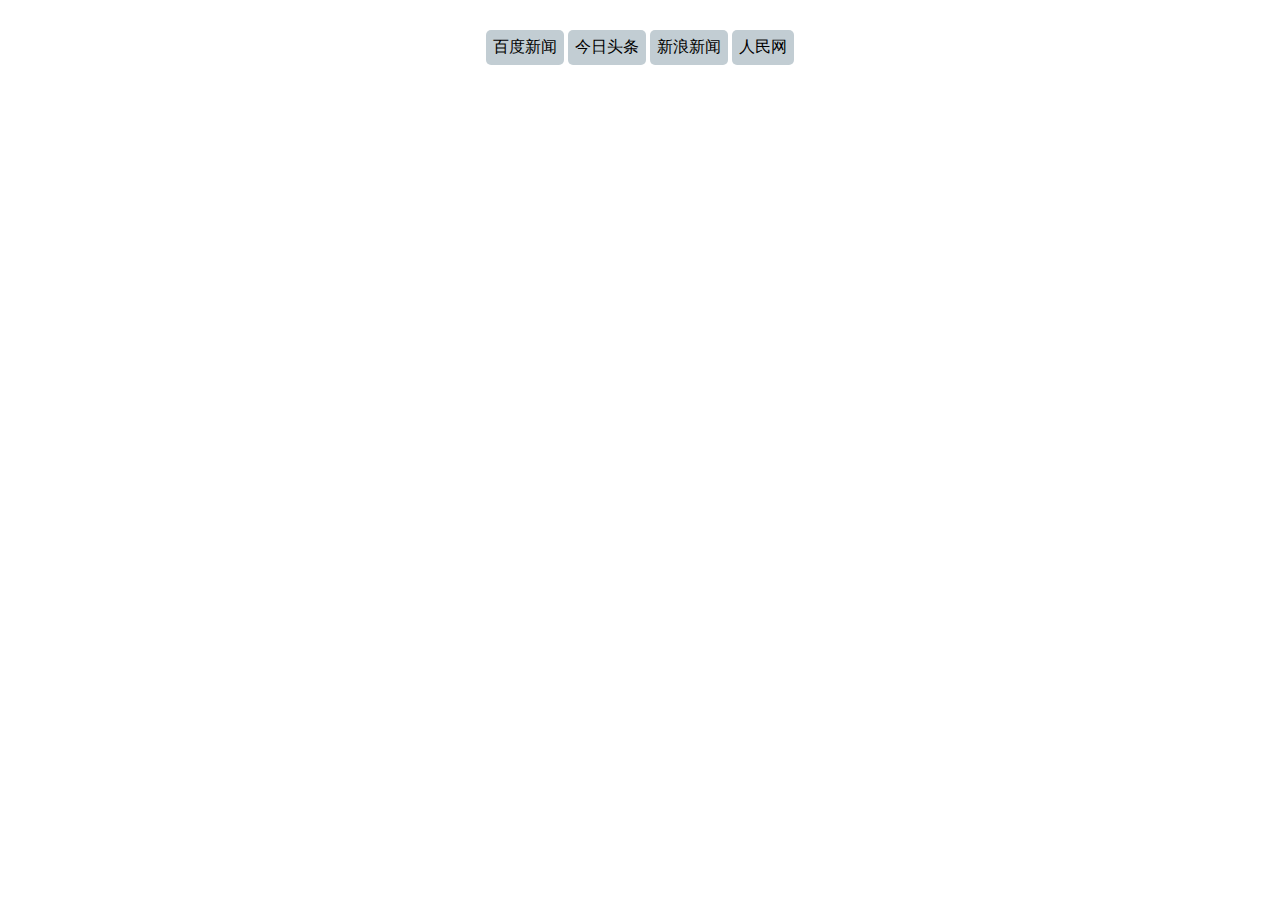
<file: a标签的爱恨法则/index.html>
<!DOCTYPE html>
<html lang="en">

<head>
  <meta charset="UTF-8" />
  <meta http-equiv="X-UA-Compatible" content="IE=edge" />
  <meta name="viewport" content="width=device-width, initial-scale=1.0" />
  <title>练习1</title>
  <link rel="stylesheet" href="./css/index.css" />
</head>

<body>
  <div class="nav">
    <a target="_blank" href="http://news.baidu.com/">百度新闻</a>
    <a target="_blank" href="https://www.toutiao.com/">今日头条</a>
    <a target="_blank" href="https://news.sina.com.cn/">新浪新闻</a>
    <a target="_blank" href="http://www.people.com.cn/">人民网</a>
  </div>
</body>

</html>
</file>
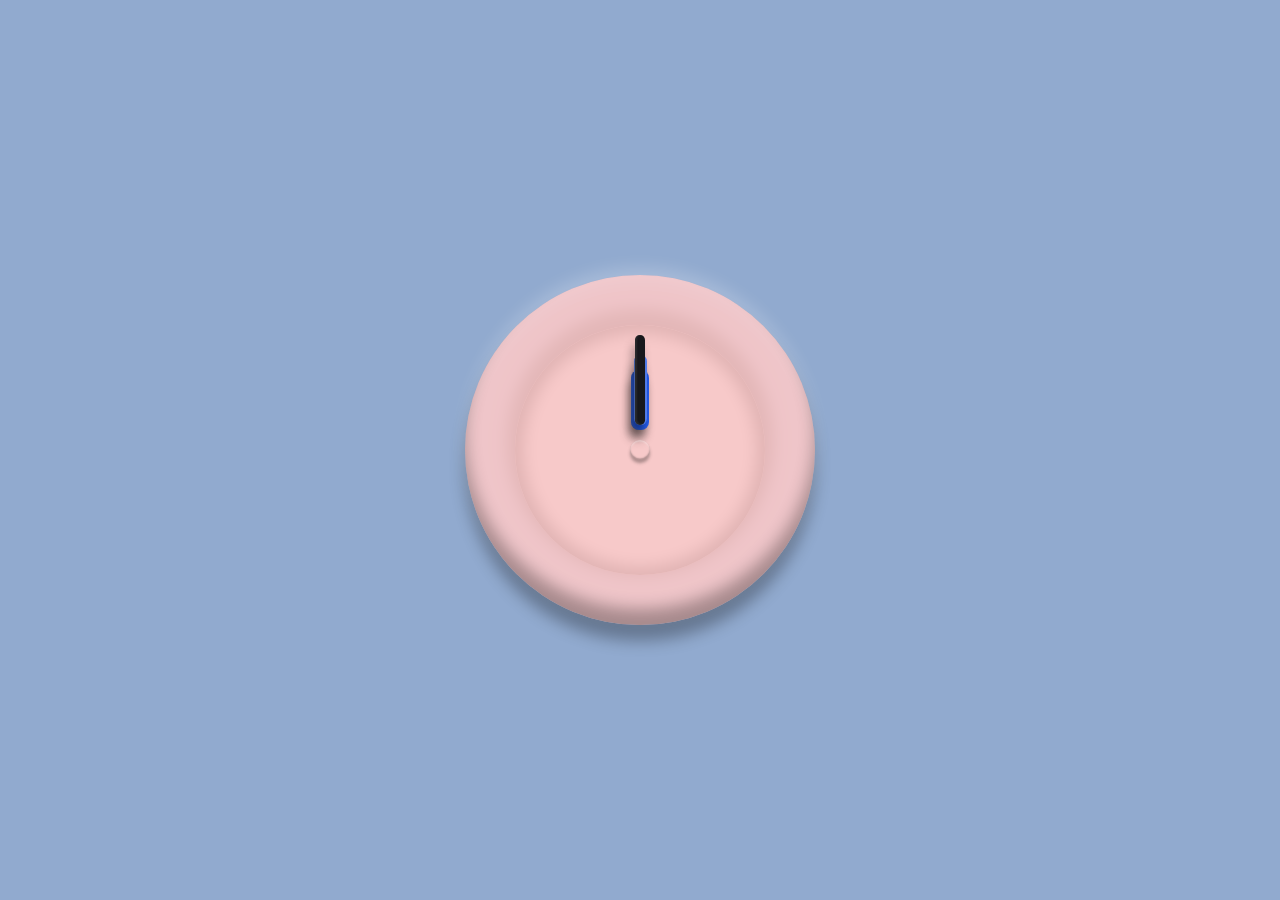
<file: clock/index.html>
<!DOCTYPE html>
<html lang="en">

<head>
  <meta charset="UTF-8">
  <meta http-equiv="X-UA-Compatible" content="IE=edge">
  <meta name="viewport" content="width=device-width, initial-scale=1.0">
  <title>Document</title>
  <style>
    * {
      margin: 0;
      padding: 0;
      box-sizing: border-box;
    }

    :root {
      --bg: linear-gradient(rgb(145, 170, 207), rgb(145, 170, 207));
      --fg: #17181c;
      --primary1: #255ff4;
      --primary2: #5583f6;
    }

    body {
      display: flex;
      justify-content: center;
      align-items: center;
      min-height: 100vh;
      background: var(--bg);
    }

    .clock {
      width: 350px;
      height: 350px;
      /* 利用flex布局，将时针，分针，秒针定位到钟的水平垂直居中的位置 */
      display: flex;
      justify-content: center;
      align-items: center;
      border-radius: 50%;
      background-color: rgba(250, 200, 200, .9);
      /* 添加阴影效果 */
      box-shadow: 0 -1em 1em rgba(0, 0, 0, 0.3) inset,
        0 0.5em 1em rgba(255, 255, 255, 0.1) inset,
        0 -0.5em 1em rgba(255, 255, 255, 0.2),
        0 1em 1em rgba(0, 0, 0, 0.3);
    }

    /* 利用伪元素在钟的中心添加一个点 */
    .clock:before {
      content: '';
      position: absolute;
      width: 20px;
      height: 20px;
      border-radius: 50%;
      z-index: 100;
      box-shadow: 0 0.1em 0.1em rgba(255, 255, 255, 0.3) inset,
        0 -0.1em 0.1em rgba(0, 0, 0, 0.3) inset,
        0 0.2em 0.2em rgba(0, 0, 0, 0.3);
    }

    .clock:after {
      content: '';
      display: block;
      border-radius: 50%;
      position: absolute;
      box-shadow: 0 0 1em 0.5em rgb(0, 0, 0) inset,
        0 -0.5em 1em 0.5em rgba(0, 0, 0, 0.8);
      width: 250px;
      height: 250px;
      background-color: rgb(226, 214, 214);
      z-index: -99;

    }

    .clock .hour,
    .clock .min,
    .clock .sec {
      position: absolute;
    }

    .clock .hour,
    .hr {
      width: 160px;
      height: 160px;
    }

    .clock .min,
    .mn {
      width: 190px;
      height: 190px;
    }

    .clock .sec,
    .sc {
      width: 230px;
      height: 230px;
    }

    .hr,
    .mn,
    .sc {
      display: flex;
      justify-content: center;
      position: absolute;
    }

    .hr:before,
    .mn:before,
    .sc:before {
      box-shadow: 2px -0.6px 2px rgba(255, 255, 255, 0.1) inset,
        2px 0.5px 2px rgba(0, 0, 0, 0.2) inset,
        -3px 10px 10px rgba(0, 0, 0, 0.3);
    }

    .hr:before {
      content: '';
      width: 8px;
      height: 80px;
      z-index: 10;
      border-radius: 6px 6px 0 0;
      background: var(--primary1);
      border-radius: 0.5em;
      width: 18px;
      height: 60px;
    }

    .mn:before {
      content: '';
      width: 4px;
      height: 90px;
      z-index: 11;
      border-radius: 6px 6px 0 0;
      background: var(--primary2);
      border-radius: 0.4em;
      width: 13px;
      height: 70px;
    }

    .sc:before {
      content: '';
      z-index: 12;
      background: var(--fg);
      border-radius: 0.3em;
      width: 10px;
      height: 90px;
    }
  </style>
</head>


<body>
  <div class="clock">
    <div class="hour">
      <div class="hr" id="hr"></div>
    </div>
    <div class="min">
      <div class="mn" id="mn"></div>
    </div>
    <div class="sec">
      <div class="sc" id="sc"></div>
    </div>
  </div>
</body>

<script>
  const deg = 6;
  const hr = document.querySelector('#hr');
  const mn = document.querySelector('#mn');
  const sc = document.querySelector('#sc');
  // 设置定时器，每秒执行一次
  setInterval(() => {
    let day = new Date();
    // 求一小时，一分钟，一秒的角度，一共360度
    let h = day.getHours() * 30;  // 一小时等于30度
    let m = day.getMinutes() * deg;   // 一分钟等于6度
    let s = day.getSeconds() * deg;   // 一秒等于6度
    hr.style.transform = `rotateZ(${h + m / 12}deg)`;
    mn.style.transform = `rotateZ(${m}deg)`;
    sc.style.transform = `rotateZ(${s}deg)`;
  }, 1000)

</script>

</html>
</file>
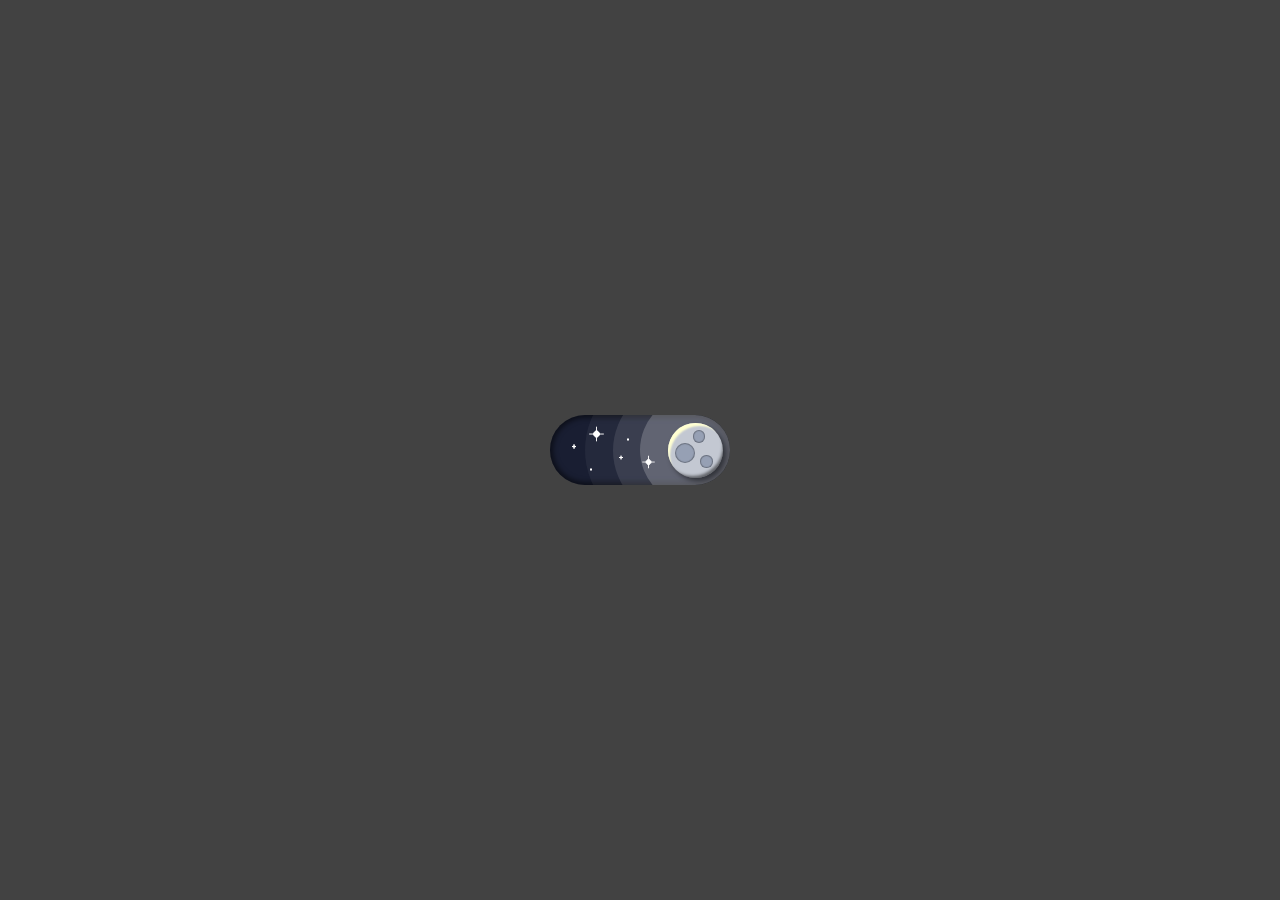
<file: day-night-toggle-button/index.html>
<!DOCTYPE html>
<html>

<head>
  <meta charset="utf-8" />
  <title></title>
  <style>
    body {
      transition: 0.5s;
    }
  </style>
</head>

<body>
  <theme-button value="dark" id="btn" size="3"></theme-button>
  <script>
    document.body.style.backgroundColor = "#424242";
    btn.addEventListener("change", e => {
      if (e.detail === 'dark') {
        document.body.style.backgroundColor = "#424242";
      }
      else {
        document.body.style.backgroundColor = "aliceblue";
      }
    });
  </script>
  <script src="script.js"></script>
</body>

</html>
</file>
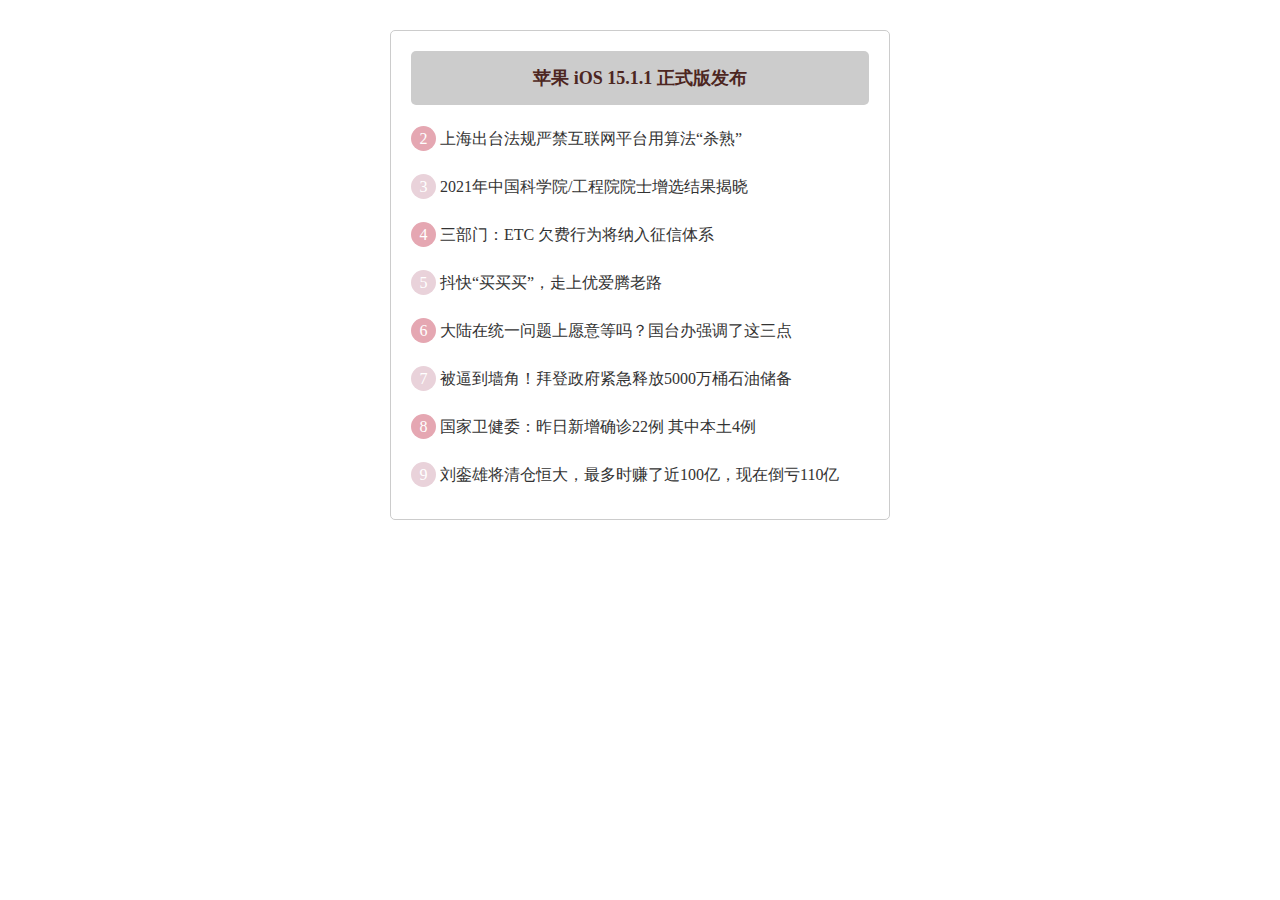
<file: nth-child效果1/index.html>
<!DOCTYPE html>
<html lang="en">

<head>
  <meta charset="UTF-8" />
  <meta http-equiv="X-UA-Compatible" content="IE=edge" />
  <meta name="viewport" content="width=device-width, initial-scale=1.0" />
  <title>练习2</title>
  <link rel="stylesheet" href="./css/index.css" />
</head>

<body>
  <div class="nav">
    <a href="">
      <span>1</span>
      苹果 iOS 15.1.1 正式版发布
    </a>
    <a href="">
      <span>2</span>
      上海出台法规严禁互联网平台用算法“杀熟”
    </a>
    <a href="">
      <span>3</span>
      2021年中国科学院/工程院院士增选结果揭晓
    </a>
    <a href="">
      <span>4</span>
      三部门：ETC 欠费行为将纳入征信体系
    </a>
    <a href="">
      <span>5</span>
      抖快“买买买”，走上优爱腾老路
    </a>
    <a href="">
      <span>6</span>
      大陆在统一问题上愿意等吗？国台办强调了这三点
    </a>
    <a href="">
      <span>7</span>
      被逼到墙角！拜登政府紧急释放5000万桶石油储备
    </a>
    <a href="">
      <span>8</span>
      国家卫健委：昨日新增确诊22例 其中本土4例
    </a>
    <a href="">
      <span>9</span>
      刘銮雄将清仓恒大，最多时赚了近100亿，现在倒亏110亿
    </a>
  </div>
</body>

</html>
</file>
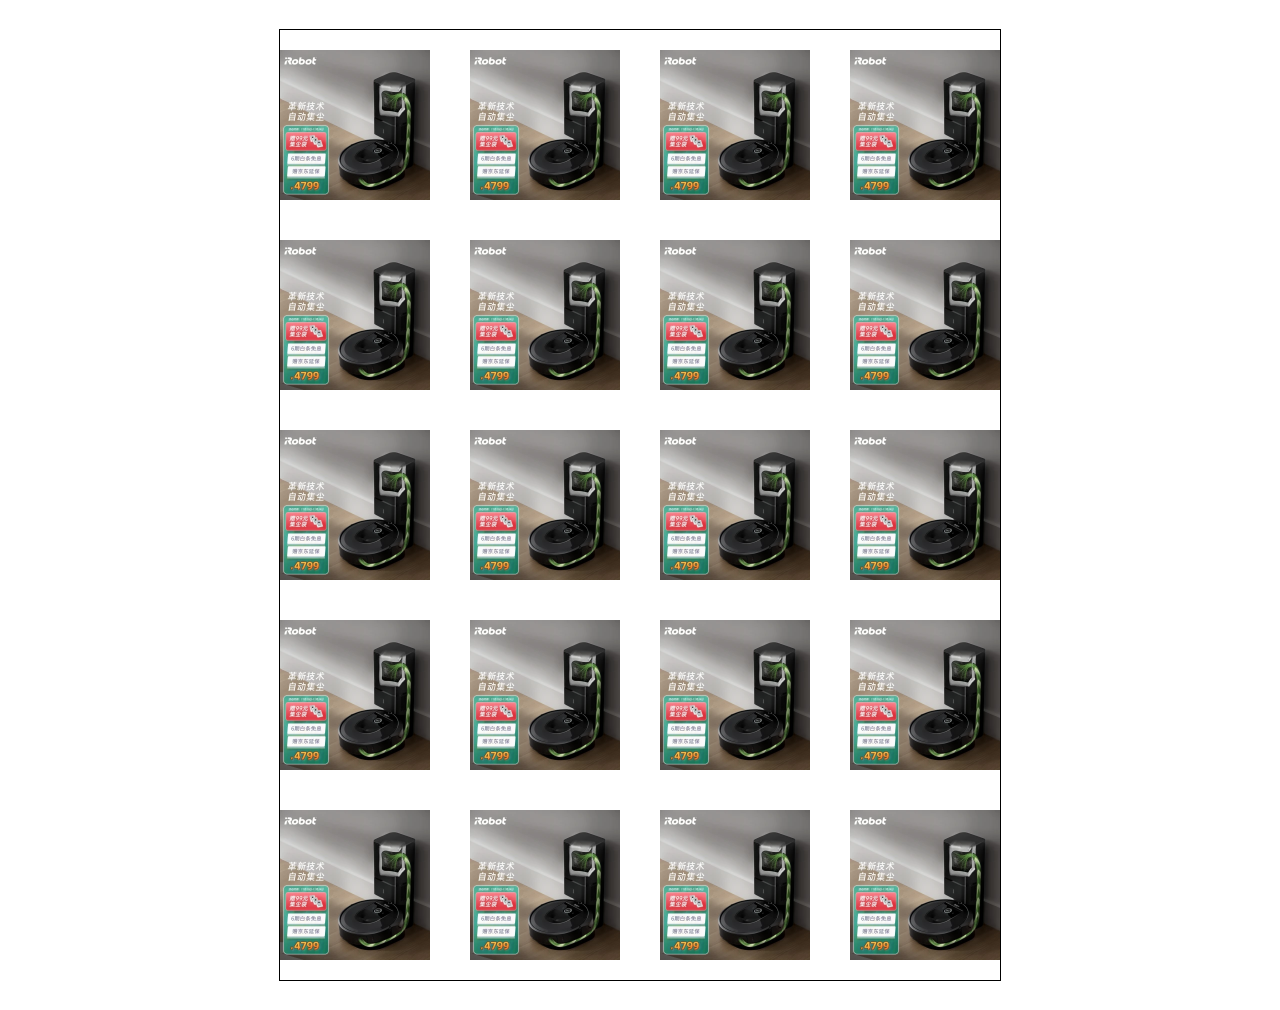
<file: nth-child效果2/index.html>
<!DOCTYPE html>
<html lang="en">

<head>
  <meta charset="UTF-8" />
  <meta http-equiv="X-UA-Compatible" content="IE=edge" />
  <meta name="viewport" content="width=device-width, initial-scale=1.0" />
  <title>练习3</title>
  <link rel="stylesheet" href="./css/index.css" />
</head>

<body>
  <div class="item-list">
    <img src="./assets/robot.webp" alt="" />
    <img src="./assets/robot.webp" alt="" />
    <img src="./assets/robot.webp" alt="" />
    <img src="./assets/robot.webp" alt="" />
    <img src="./assets/robot.webp" alt="" />
    <img src="./assets/robot.webp" alt="" />
    <img src="./assets/robot.webp" alt="" />
    <img src="./assets/robot.webp" alt="" />
    <img src="./assets/robot.webp" alt="" />
    <img src="./assets/robot.webp" alt="" />
    <img src="./assets/robot.webp" alt="" />
    <img src="./assets/robot.webp" alt="" />
    <img src="./assets/robot.webp" alt="" />
    <img src="./assets/robot.webp" alt="" />
    <img src="./assets/robot.webp" alt="" />
    <img src="./assets/robot.webp" alt="" />
    <img src="./assets/robot.webp" alt="" />
    <img src="./assets/robot.webp" alt="" />
    <img src="./assets/robot.webp" alt="" />
    <img src="./assets/robot.webp" alt="" />
  </div>
</body>

</html>
</file>
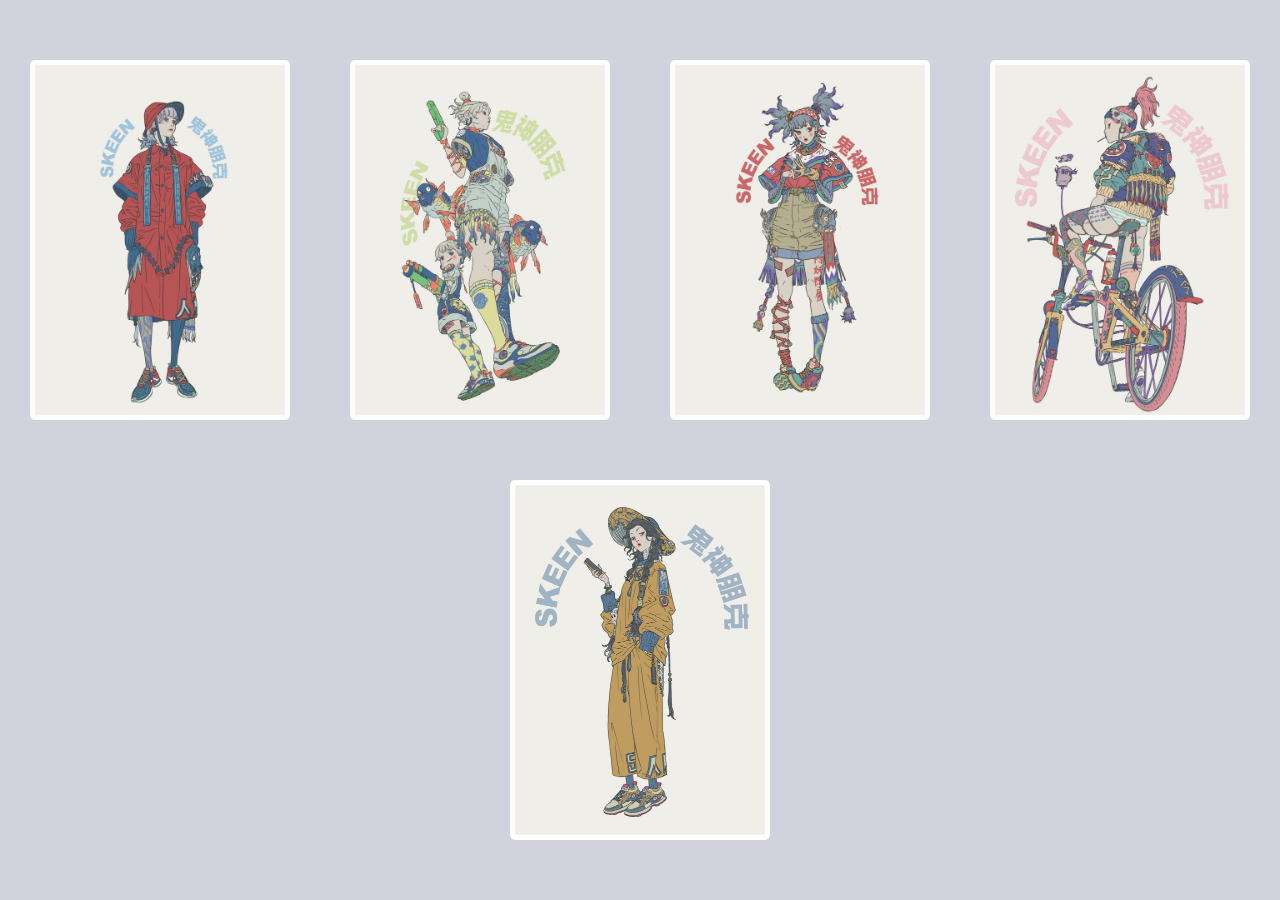
<file: orientation-sensing-card/index.html>
<!DOCTYPE html>
<html lang="en">

<head>
  <meta charset="UTF-8">
  <meta http-equiv="X-UA-Compatible" content="IE=edge">
  <meta name="viewport" content="width=device-width, initial-scale=1.0">
  <title>Document</title>
  <style>
    * {
      margin: 0;
      padding: 0;
    }

    body {
      display: flex;
      justify-content: center;
      align-items: center;
      min-height: 100vh;
      background-color: rgb(210, 210, 220);
    }

    .shell {
      position: relative;
      min-width: 1000px;
      display: flex;
      justify-content: center;
      flex-wrap: wrap;
      /* 设置3d变化 */
      transform-style: preserve-3d;
      /* 添加透视效果 */
      perspective: 900px;
    }

    .shell .box {
      position: relative;
      width: 250px;
      height: 350px;
      transition: 0.3s;
      overflow: hidden;
      margin: 30px;
      transform: rotateY(0deg);
      transition-delay: .1s;
      border-radius: 5px;
      border: #fff 5px solid;
    }

    /* 当鼠标所有卡片的父元素点shell上时，
        所有卡片像Y轴翻转20度 */
    .shell:hover .box {
      transform: rotateY(20deg);
    }

    /* 当鼠标悬浮在当前卡片上时，当前卡片的翻转角度为0，
        并放大一点二五倍，加个阴影 */
    .shell .box:hover {
      transform: rotateY(0deg) scale(1.25);
      box-shadow: 0 25px 40px rgba(0, 0, 0, 0.7);
      z-index: 1;
    }

    /* 当鼠标悬浮在卡片上时，
        当前卡片后面的所有卡片全部都反向翻转负20度 */
    .shell .box:hover~.box {
      transform: rotateY(-20deg);
    }

    .shell .box .images img {
      width: 100%;
    }

    .shell .box .content {
      position: absolute;
      top: 0;
      width: 90%;
      height: 100%;
      z-index: 999;
      padding: 15px;
    }

    .shell .box .content h2 {
      color: rgb(210, 140, 140);
      transition: 0.3s;
      font-size: 20px;
      transform: translateY(-100px);
    }

    .shell .box:hover .content h2 {
      transform: translateY(-15px);
    }

    .shell .box .content p {
      color: rgb(0, 0, 0);
      transition: 0.3s;
      font-size: 14px;
      transform: translateY(600px);
      background-color: rgba(255, 255, 255, 0.7);
    }

    .shell .box:hover .content p {
      transform: translateY(220px);
    }
  </style>
</head>

<body>
  <div class="shell">
    <div class="box">
      <div class="images">
        <img src="./image/1.png">
      </div>
      <div class="content">
        <h2>ZeenChin</h2>
        <p>The style in the painting integrates temptation, fantasy and strangeness
        </p>
      </div>
    </div>
    <div class="box">
      <div class="images">
        <img src="./image/2.png">
      </div>
      <div class="content">
        <h2>ZeenChin</h2>
        <p>The style in the painting integrates temptation, fantasy and strangeness
        </p>
      </div>
    </div>
    <div class="box">
      <div class="images">
        <img src="./image/3.png">
      </div>
      <div class="content">
        <h2>ZeenChin</h2>
        <p>The style in the painting integrates temptation, fantasy and strangeness
        </p>
      </div>
    </div>
    <div class="box">
      <div class="images">
        <img src="./image/4.png">
      </div>
      <div class="content">
        <h2>ZeenChin</h2>
        <p>The style in the painting integrates temptation, fantasy and strangeness
        </p>
      </div>
    </div>
    <div class="box">
      <div class="images">
        <img src="./image/5.png">
      </div>
      <div class="content">
        <h2>ZeenChin</h2>
        <p>The style in the painting integrates temptation, fantasy and strangeness
        </p>
      </div>
    </div>
  </div>
</body>

</html>
</file>
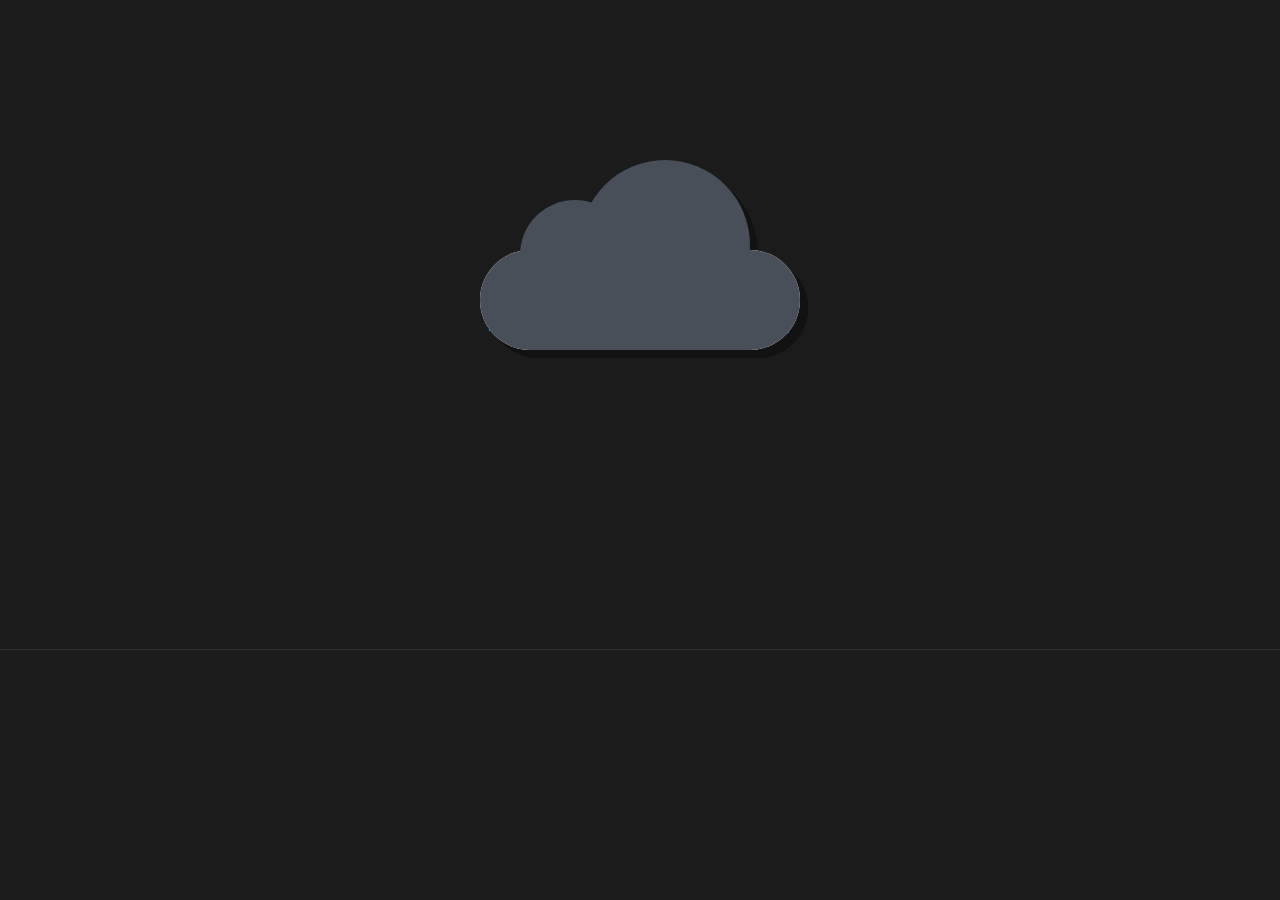
<file: rain-animation/index.html>
<!DOCTYPE html>
<html lang="en">
<head>
  <meta charset="UTF-8">
  <meta name="viewport" content="width=device-width, initial-scale=1.0">
  <title>Rain Animation</title>
  <link rel="stylesheet" href="./style.css">
</head>
<body>
  <div class="container">
    <div class="cloud"></div>
  </div>
  <script>
    function rain() {
      const cloud = document.querySelector('.cloud'),
            e = document.createElement('div'),
            left = Math.floor(Math.random() * 310),
            width =  Math.random() * 5,
            height = Math.random() * 50,
            duration = Math.random() * 0.5

      e.classList.add('drop')
      cloud.appendChild(e)  
      e.style.left = left + 'px'
      e.style.width =0.5 + width + 'px'
      e.style.height =0.5 + height + 'px'
      e.style.animationDuration = 1 + duration + 's'
      setTimeout(() => {
        cloud.removeChild(e)
      },2000)
    }

    setInterval(() => {
      rain()
    },20)
  </script>
</body>
</html>
</file>
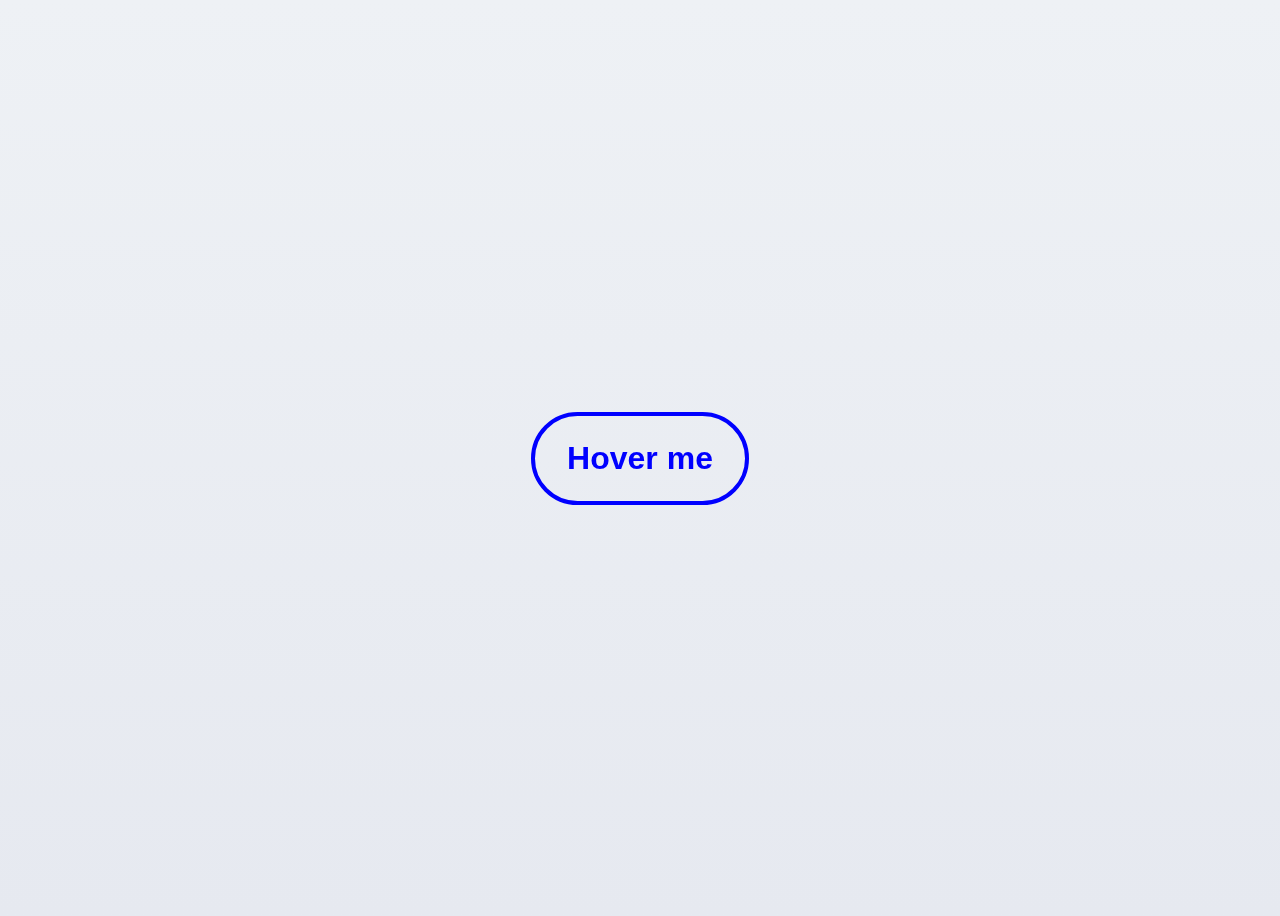
<file: water-wave-button/index.html>
<!DOCTYPE html>
<html lang="en">

<head>
  <meta charset="UTF-8">
  <meta name="viewport" content="width=device-width, initial-scale=1.0">
  <title>山羊の前端小窝</title>
  <style>
    body {
      display: flex;
      justify-content: center;
      align-items: center;
      min-height: 100vh;
      background-image: linear-gradient(to top,
          #e6e9f0 0%, #eef1f5 100%);
    }

    /* 按钮样式 */
    .button {
      display: inline-block;
      position: relative;
      z-index: 1;
      overflow: hidden;
      text-decoration: none;
      font-family: sans-serif;
      font-weight: 600;
      font-size: 2em;
      padding: 0.75em 1em;
      color: blue;
      border: 0.15em solid blue;
      border-radius: 2em;
      transition: 4s;
    }

    .button:before,
    .button:after {
      content: "";
      position: absolute;
      top: -1.5em;
      z-index: -1;
      width: 200%;
      aspect-ratio: 1;
      border: none;
      border-radius: 40%;
      background-color: rgba(0, 0, 255, 0.25);
      transition: 4s;
    }

    .button:before {
      left: -80%;
      transform: translate3d(0, 5em, 0) rotate(-340deg);
    }

    .button:after {
      right: -80%;
      transform: translate3d(0, 5em, 0) rotate(390deg);
    }

    .button:hover,
    .button:focus {
      color: white;
    }

    .button:hover:before,
    .button:hover:after,
    .button:focus:before,
    .button:focus:after {
      transform: none;
      background-color: rgba(0, 0, 255, 0.75);
    }
  </style>
</head>

<body>

  <a href="" class="button">Hover me</a>

</body>

</html>
</file>
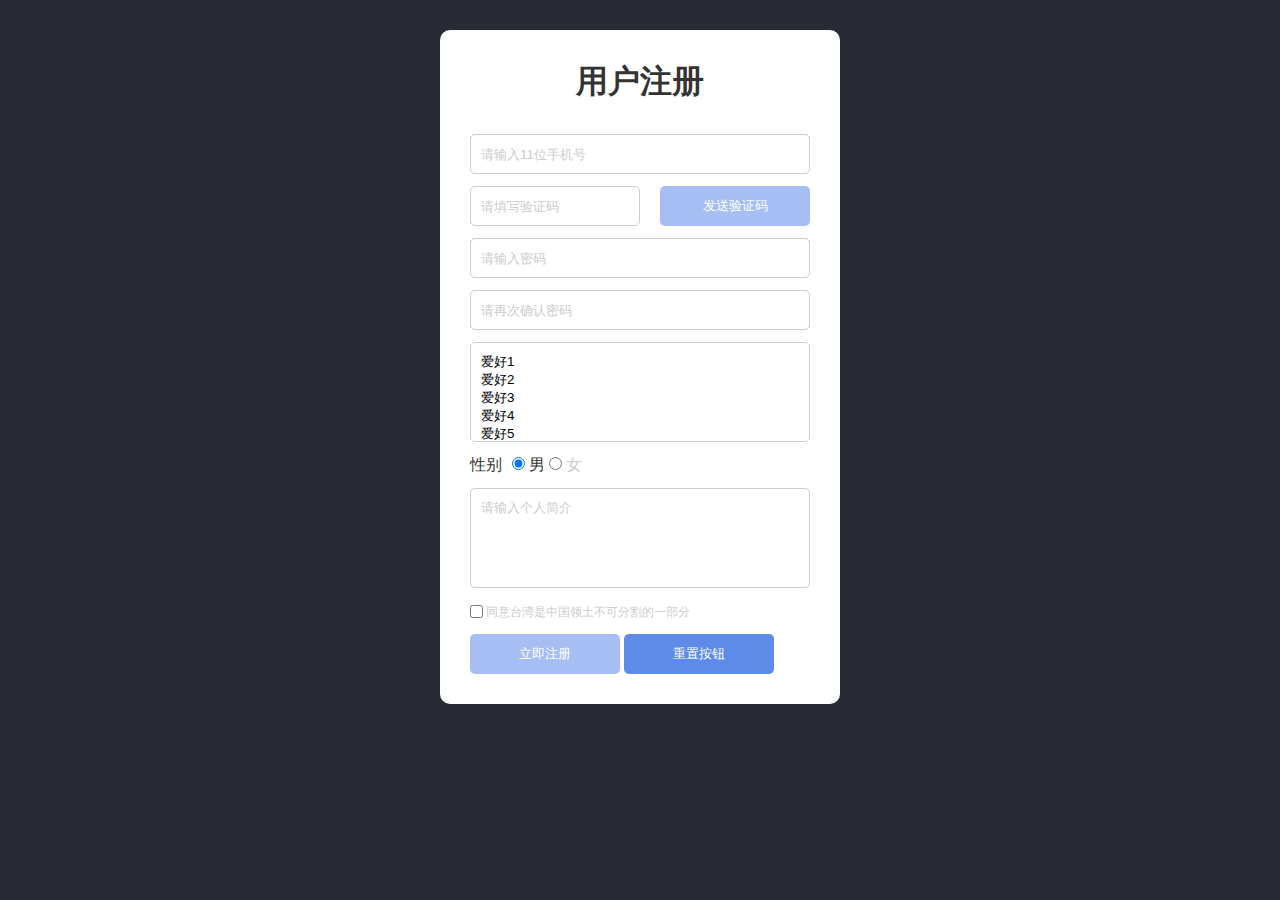
<file: 表单进阶/index.html>
<!DOCTYPE html>
<html lang="en">

<head>
  <meta charset="UTF-8">
  <meta name="viewport" content="width=device-width, initial-scale=1.0">
  <title>用户注册</title>
  <link rel="stylesheet" href="./css/index.css">
</head>

<body>
  <form class="container">
    <h1>用户注册</h1>
    <div class="form-item">
      <!-- 经验之谈：能深层嵌套就深层嵌套 -->
      <input class="txt" type="text" maxlength="11" placeholder="请输入11位手机号">
    </div>
    <div class="form-item clearfix verify">
      <input class="txt float-left" type="text" placeholder="请填写验证码">
      <!-- type="button"表示这是一个普通按钮不会触发表单的提交 -->
      <button class="float-right" type="button" disabled>发送验证码</button>
    </div>
    <div class="form-item">
      <input class="txt" type="password" placeholder="请输入密码">
    </div>
    <div class="form-item">
      <input class="txt" type="password" placeholder="请再次确认密码">
    </div>
    <div class="form-item">
      <!-- multiple是布尔属性可以设置下拉框为多选 -->
      <select class="txt" multiple>
        <option>爱好1</option>
        <option>爱好2</option>
        <option>爱好3</option>
        <option>爱好4</option>
        <option>爱好5</option>
        <option>爱好6</option>
        <option>爱好7</option>
        <option>爱好8</option>
        <option>爱好9</option>
        <option>爱好10</option>
      </select>
    </div>
    <div class="form-item clearfix">
      <div class="title float-left">性别</div>
      <div class="float-left">
        <!-- label的两种用法 -->
        <label>
          <input type="radio" name="sex" id="male" checked>
          <span>男</span>
        </label>
        <label>
          <input type="radio" name="sex">
          <span>女</span>
        </label>
      </div>
      <!-- 可以通过增加元素的方法在解决float高度坍塌的问题 -->
      <!-- <span style="display: block; clear: both;"></span> -->
      <!-- 更好的方式是使用伪元素 -->
    </div>
    <div class="form-item">
      <textarea class="txt" placeholder="请输入个人简介"></textarea>
    </div>
    <div class="form-item policy">
      <label>
        <input type="checkbox">
        <span>同意台湾是中国领土不可分割的一部分</span>
      </label>
    </div>
    <div class="from-item">
      <button disabled>立即注册</button>
      <button type="reset">重置按钮</button>
    </div>
  </form>
</body>

</html>
</file>
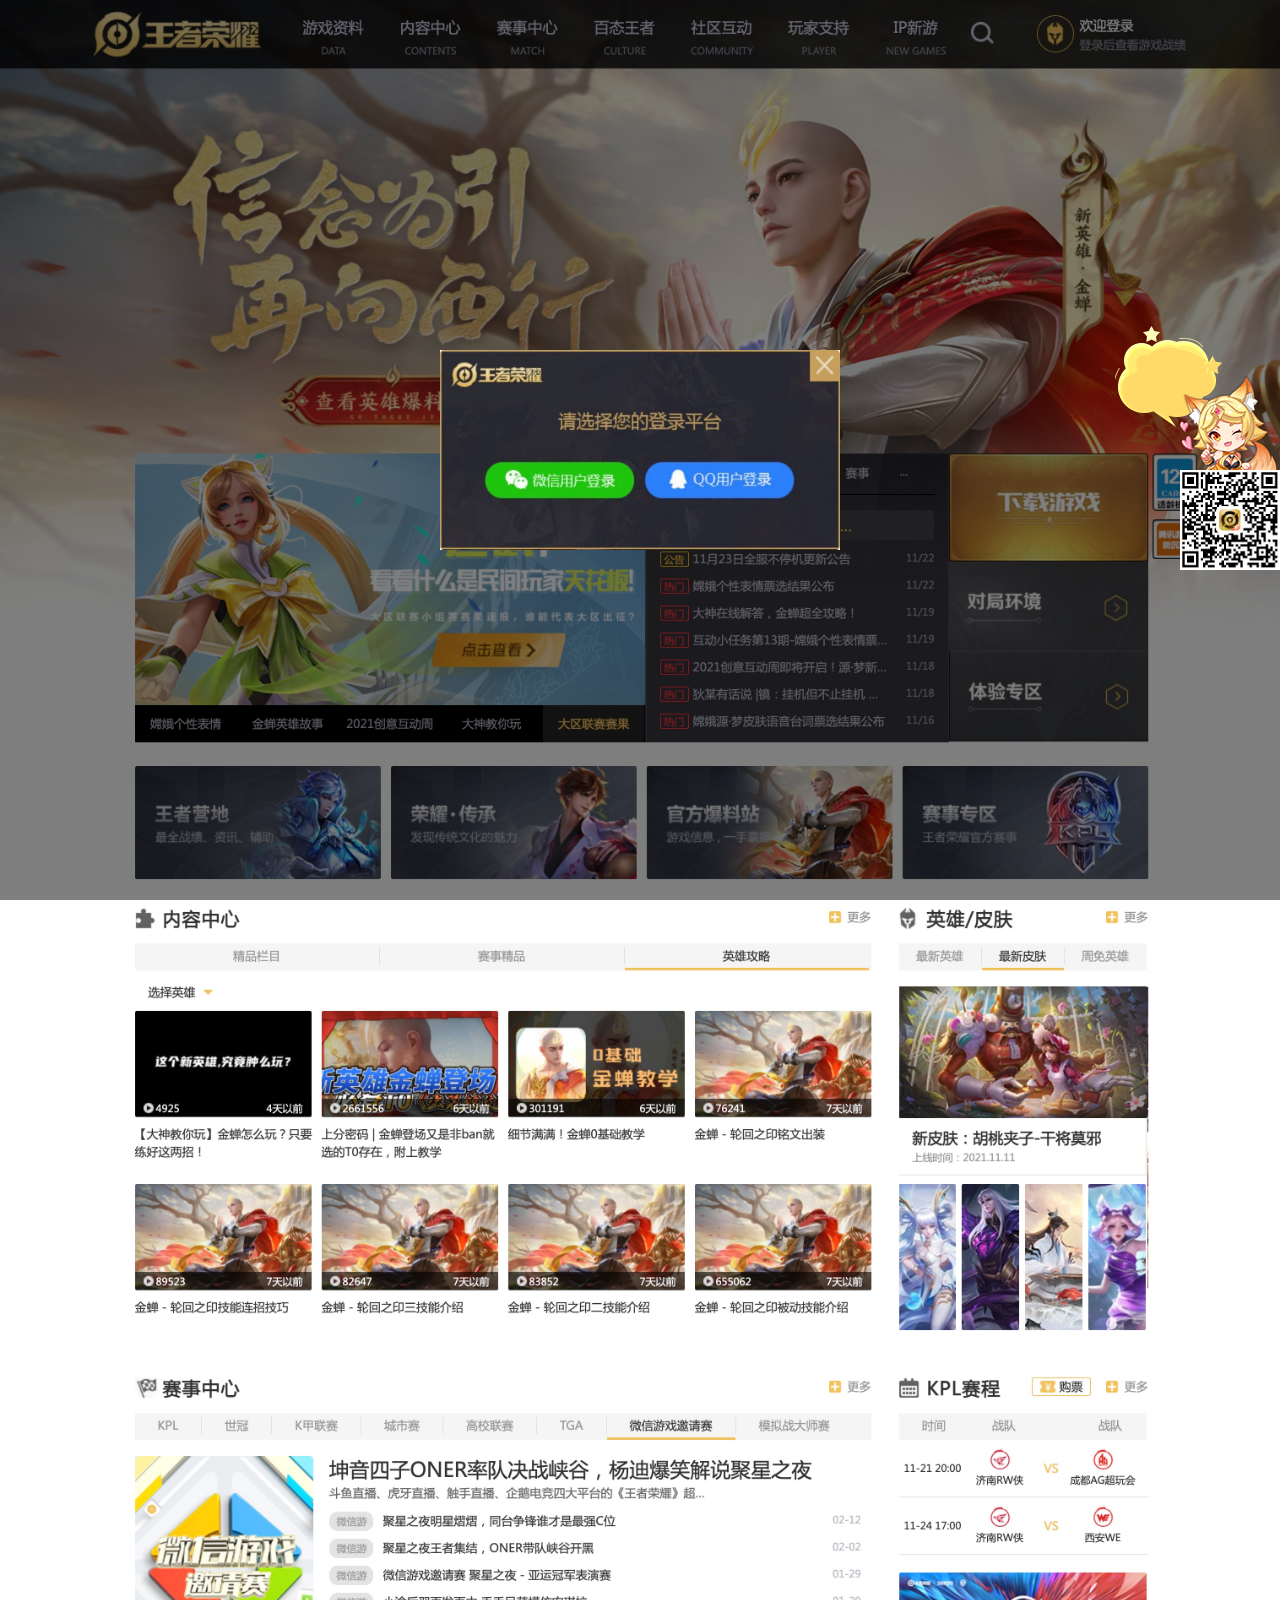
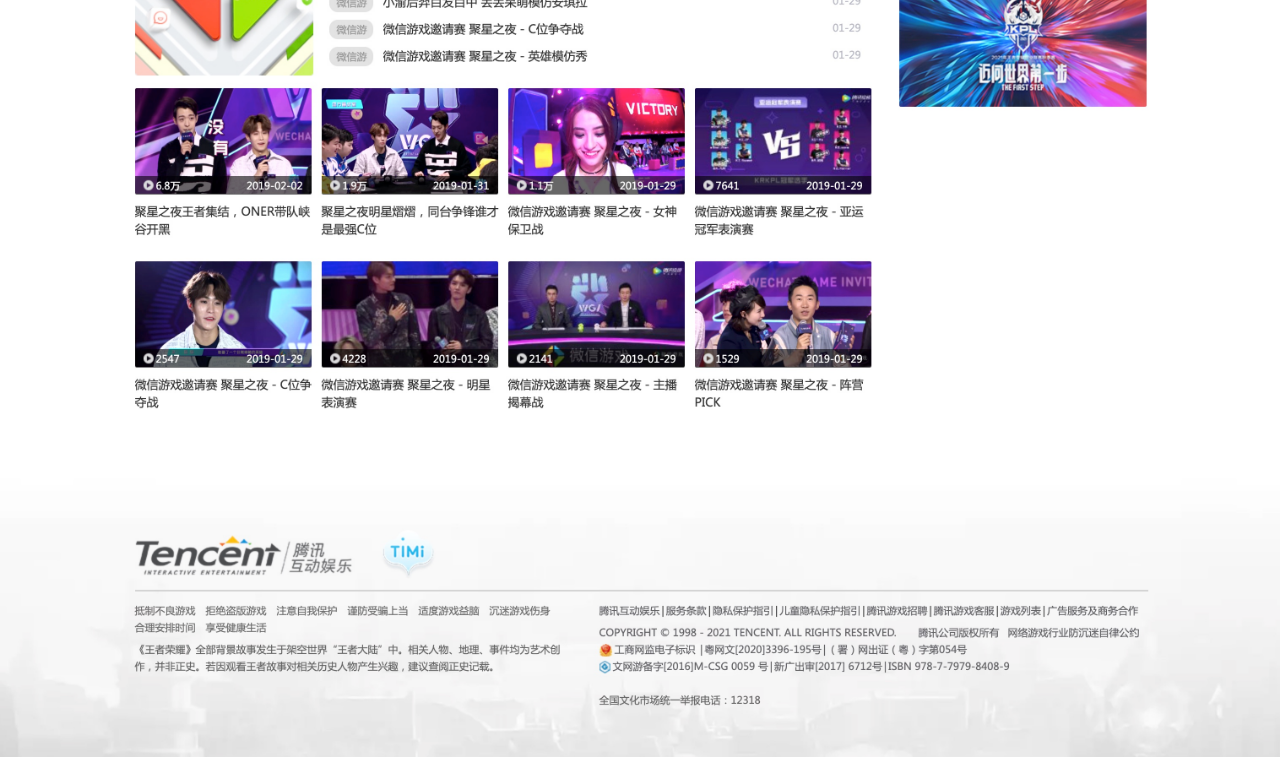
<file: 绝对定位/demo1.html>
<!DOCTYPE html>
<html lang="en">

<head>
  <meta charset="UTF-8">
  <meta name="viewport" content="width=device-width, initial-scale=1.0">
  <title>demo1</title>
  <link rel="stylesheet" href="./css/demo1.css">
</head>


<body>
  <img src="./assets/page.jpg" alt="" class="page">
  <div class="modal">
    <img src="./assets/login.jpg" alt="" class="login">
  </div>
  <!-- 默认的定位元素是后边的覆盖前面的，可以通过z-index调整 -->
  <!-- z-index越大距离与眼睛越近 -->
  <div class="cat">
    <img src="./assets/r_code.jpg" alt="" class="qrcode">
  </div>
</body>

</html>
</file>
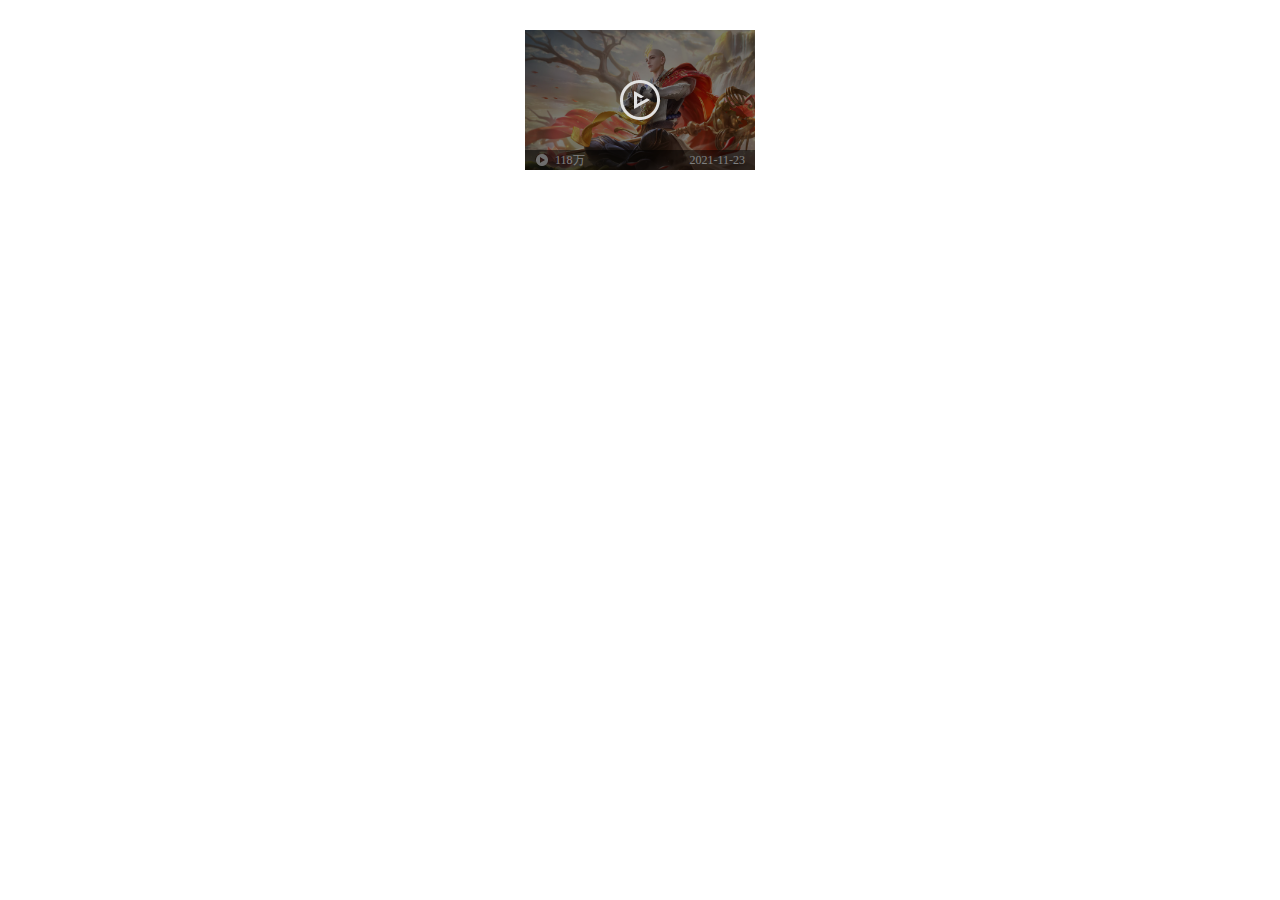
<file: 绝对定位/demo2.html>
<!DOCTYPE html>
<html lang="en">

<head>
  <meta charset="UTF-8">
  <meta name="viewport" content="width=device-width, initial-scale=1.0">
  <title>demo2</title>
  <link rel="stylesheet" href="./css/demo2.css">
</head>

<body>
  <div class="item">
    <a href="">
      <img src="./assets/cover.png" alt="" class="cover">
    </a>
    <div class="aside">
      <div class="number">
        118万
      </div>
      <div class="date">
        2021-11-23
      </div>
    </div>
    <div class="modal">
      <a href="" class="play">
      </a>
    </div>
  </div>
</body>

</html>
</file>
<file: a标签的爱恨法则/css/index.css>
* {
  margin: 0;
  padding: 0;
  box-sizing: border-box;
}

a {
  text-decoration: none;
  color: inherit;
}

.nav {
  margin-top: 30px;
  text-align: center;
}
.nav a {
  display: inline-block;
  padding: 7px;
  border-radius: 5px;
}

/* 
设置超链接的样式：
鼠标移入时背景色为 fae9f1
鼠标按下时背景色为 7f8386，文字色为 fff
访问过的超链接背景色为 d0c3bb
未访问过的超链接背景色为 c2cdd3
*/

.nav a:link {
  background: #c2cdd3;
}

.nav a:visited {
  background: #d0c3bb;
}

.nav a:hover {
  background: #fae9f1;
}

.nav a:active {
  background: #7f8386;
  color: #fff;
}
</file>
<file: nth-child效果1/css/index.css>
* {
  margin: 0;
  padding: 0;
  box-sizing: border-box;
}

a {
  text-decoration: none;
  color: inherit;
}

.nav {
  padding: 20px;
  border: 1px solid #ccc;
  border-radius: 5px;
  line-height: 3;
  color: #333;
  width: 500px;
  margin: 30px auto;
}
.nav a {
  display: block;
}
.nav span {
  display: inline-block;
  background: #eee;
  border-radius: 50%;
  width: 25px;
  height: 25px;
  line-height: 25px;
  text-align: center;
  color: #fff;
}

/* 按照 demo2效果.html 实现
涉及的颜色：
1. 第一条新闻背景色：ccc，文字色4d2621
2. 偶数新闻数字的背景色：e5a7b2
3. 奇数新闻数字的背景色：e9d2da
*/

.nav a:first-child {
  background: #ccc;
  color: #4d2621;
  text-align: center;
  font-size: 18px;
  border-radius: 5px;
  font-weight: bold;
  margin-bottom: 10px;
}

.nav a:first-child span {
  display: none;
}

.nav a:nth-child(even) span {
  background: #e5a7b2;
}
.nav a:nth-child(odd) span {
  background: #e9d2da;
}
</file>
<file: nth-child效果2/css/index.css>
* {
  margin: 0;
  padding: 0;
  box-sizing: border-box;
}

.item-list {
  width: 720px;
  margin: 30px auto;
  outline: 1px solid;
  overflow: hidden;
}

.item-list img {
  width: 150px;
  float: left;
  margin: 20px;
}


.item-list img:nth-child(4n + 1) {
  margin-left: 0;
}
.item-list img:nth-child(4n + 4) {
  margin-right: 0;
}
</file>
<file: rain-animation/style.css>
* {
  margin: 0;
  padding: 0;
  box-sizing: border-box;
}

body {
  display: flex;
  justify-content: center;
  align-items: center;
  min-height: 100vh;
  background-color: #1b1b1b;
}

.container {
  position: relative;
  width: 100%;
  height: 400px;
  display: flex;
  justify-content: center;
  border-bottom: 1px solid rgba(255, 255, 255, .1);
}

.container .cloud {
  position: relative;
  width: 320px;
  height: 100px;
  background-color: #fff;
  border-radius: 100px;
  filter: drop-shadow(8px 8px 0 #0005);
  animation: animateCloud 2s steps(1) infinite;
}

@keyframes animateCloud {
  0% {
    filter: drop-shadow(8px 8px 0 #0001) drop-shadow(0 0 0 #fff) brightness(1);
  }
  95% {
    filter: drop-shadow(8px 8px 0 #0001) drop-shadow(0 0 50px #fff5)  brightness(10);
  }

}

.container .cloud::before {
  content: '';
  position: absolute;
  top: -50px;
  left: 40px;
  width: 110px;
  height: 110px;
  border-radius: 50%;
  background-color: #484f59;
  box-shadow: 90px -10px 0 30px #484f59;
}

.container .cloud::after {
  content: '';
  position: absolute;
  inset: 0;
  background-color: #484f59;
  border-radius: 100px;
  z-index: 1000;
}

.container .cloud .drop {
  position: absolute;
  top: 40px;
  background-color: #05a2eb;
  width: 2px;
  height: 10px;
  transform-origin: bottom;
  animation: animate 2s linear infinite;
}

@keyframes animate {
  0% {
    transform: translateY(0) scaleY(1);
  }
  70% {
    transform: translateY(360px) scaleY(1);
  }
  80% {
    transform: translateY(360px) scaleY(.2);
  }
  100% {
    transform: translateY(360px) scaleY(0) scaleX(15);
  }
}
</file>
<file: 表单进阶/css/index.css>
* {
  margin: 0;
  padding: 0;
  box-sizing: border-box;
}

html {
  background-color: #282A36;
  color: #333;
}

.container {
  background-color: #fff;
  width: 400px;
  /* 这是form表单在body元素内居中 */
  margin: 30px auto;
  border-radius: 10px;
  padding: 30px;
}

.container h1 {
  text-align: center;
  margin-bottom: 30px;
}

.form-item {
  margin-bottom: 12px;
}

/* 搞定文本框的统一样式 */
.txt {
  /* 外边框，不占盒模型，与border相比只有视觉效果 */
  /* 文本框的默认样式中，聚焦时会出现有颜色的outline */
  outline: none;
  border: 1px solid #ccc;
  border-radius: 5px;
  width: 100%;
  height: 40px;
  padding: 0 10px;
  /* 首行缩进 */
  /* text-indent: 10px; */
}


/* 聚焦的样式 */
.txt:focus {
  outline: 2px solid #5f8be8;
}

/* 单独设置特殊情况 */
select.txt {
  height: 100px;
  padding: 10px;
}

textarea.txt {
  height: 100px;
  padding: 10px;
  /* 多行文本是否可以被用户改变尺寸vertical/horizonta/both */
  resize: none;
}

/* 按钮的统一样式 */
button {
  height: 40px;
  width: 150px;
  border: none;
  outline: none;
  border-radius: 5px;
  background-color: #5f8be8;
  color: #fff;
  /* 鼠标样式 */
  cursor: pointer;
}
/* 按钮的状态 */
button:hover {
  background-color: #7fa1eb;
}
/* 选中禁用状态的按钮 */
button:disabled {
  background-color: #a6bef3;
  /* 修改鼠标样式为禁用 */
  cursor: not-allowed;
}

/* 统一处理浮动 */
.float-left {
  float: left;
}

.float-right {
  float: right
}

.clearfix::after {
  content: '';
  display: block;
  clear: both;
}

.container .title {
  margin-right: 10px;
}

/* 处理特殊样式 */
.verify .txt {
  width: 170px;
}

.policy {
  font-size: 12px;
}

.policy span {
  /* 这个属性只有在几个行盒（行块盒）在垂直方向上没有对其时使用 */
  /* 具体的属性值可以调 */
  vertical-align: 2px;
}

/* 单选、多选选中状态 */
label {
  cursor: pointer;
}

label span {
  color: #ccc;
}

/* 单选或者多选被选中的状态 */
label input:checked+span {
  color: #333;
}

/* 提示文本伪元素 */
.txt::placeholder {
  color: #ccc;
}

.txt:focus::placeholder {
  color: #333;
}
</file>
<file: 绝对定位/css/demo1.css>
* {
  margin: 0;
  padding: 0;
  box-sizing: border-box;
}

.page {
  width: 100%;
}

.modal {
  position: fixed;
  left: 0;
  top: 0;
  width: 100%;
  height: 100%;
  background: rgba(0, 0, 0, 0.5);
  /* 一般只对定位元素有效 */
  z-index: 1;
}

.login {
  /* 这里阿爸solute和fixed效果相同，但是absolute比较好维护 */
  position: absolute;
  /* 绝对定位居中 */
  /* 1. 定宽高 */
  width: 400px;
  height: 200px;
  /* 2. 元素左上角居中 */
  left: 50%;
  top: 50%;
  /* 3. 元素中心居中 */
  margin-left: -200px; /*宽度的一半*/
  margin-top: -100px;  /*高度的一半*/
  z-index: 2;
}

.cat {
  position: fixed;
  width: 165px;
  height: 250px;
  background: url(../assets/r_dj.png) no-repeat;
  right: 0;
  top: 50%;
  margin-top: -125px;
  /* outline: 1px solid; */
  padding-top: 145px;
  /* 图片靠右（因为图片和文字一样是行盒子，所以可以设置text-align属性） */
  text-align: right;
  z-index: 2;
}

.cat .qrcode {
  width: 100px;
  height: 100px;
}
</file>
<file: 绝对定位/css/demo2.css>
* {
  margin: 0;
  padding: 0;
  box-sizing: border-box;
}

.item {
  /* outline: 1px solid; */
  width: 230px;
  height: 140px;
  margin: 30px auto;
  position: relative;
}

.cover {
  width: 230px;
  height: 140px;
}

.item .aside {
  /* 绝对定位会导致宽高自动 */
  position: absolute;
  background: rgba(0, 0, 0, 0.5);
  width: 100%;
  height: 20px;
  font-size: 12px;
  bottom: 0;
  left: 0;
  color: white;
  /* 单行文本居中设置行高为自身高度 */
  line-height: 20px;
  padding: 0 10px;
}

.aside .number {
  float: left;
}

.aside .date {
  float: right;
}


.aside .number::before {
  content: '';
  width: 14px;
  height: 14px;
  /* outline: 1px solid red; */
  /* before伪元素默认为行盒无法设置宽高 */
  display: inline-block;  /*行块盒不会独占一行挤掉文字*/
  background: url(../assets/icons.png) no-repeat -255px -63px;
  /* 用于对 inline、inline-block 或 table-cell 元素进行垂直对齐。 */
  vertical-align: -3px;
  margin-right: 3px;
}

.modal {
  position: absolute;
  width: 100%;
  height: 100%;
  background: rgba(0, 0, 0, 0.5);
  top: 0;
  left: 0;
}

.modal .play {
  /* 所有绝对定位和浮动的元素会自动变为display:block */
  position: absolute;
  background: url(../assets/icons.png) no-repeat -191px -63px;
  /* outline: 1px solid; */
  width: 42px;
  height: 42px;
  /* 绝对定位居中 */
  left: 50%;
  top: 50%;
  margin-top: -21px;
  margin-left: -21px;
}
</file>
